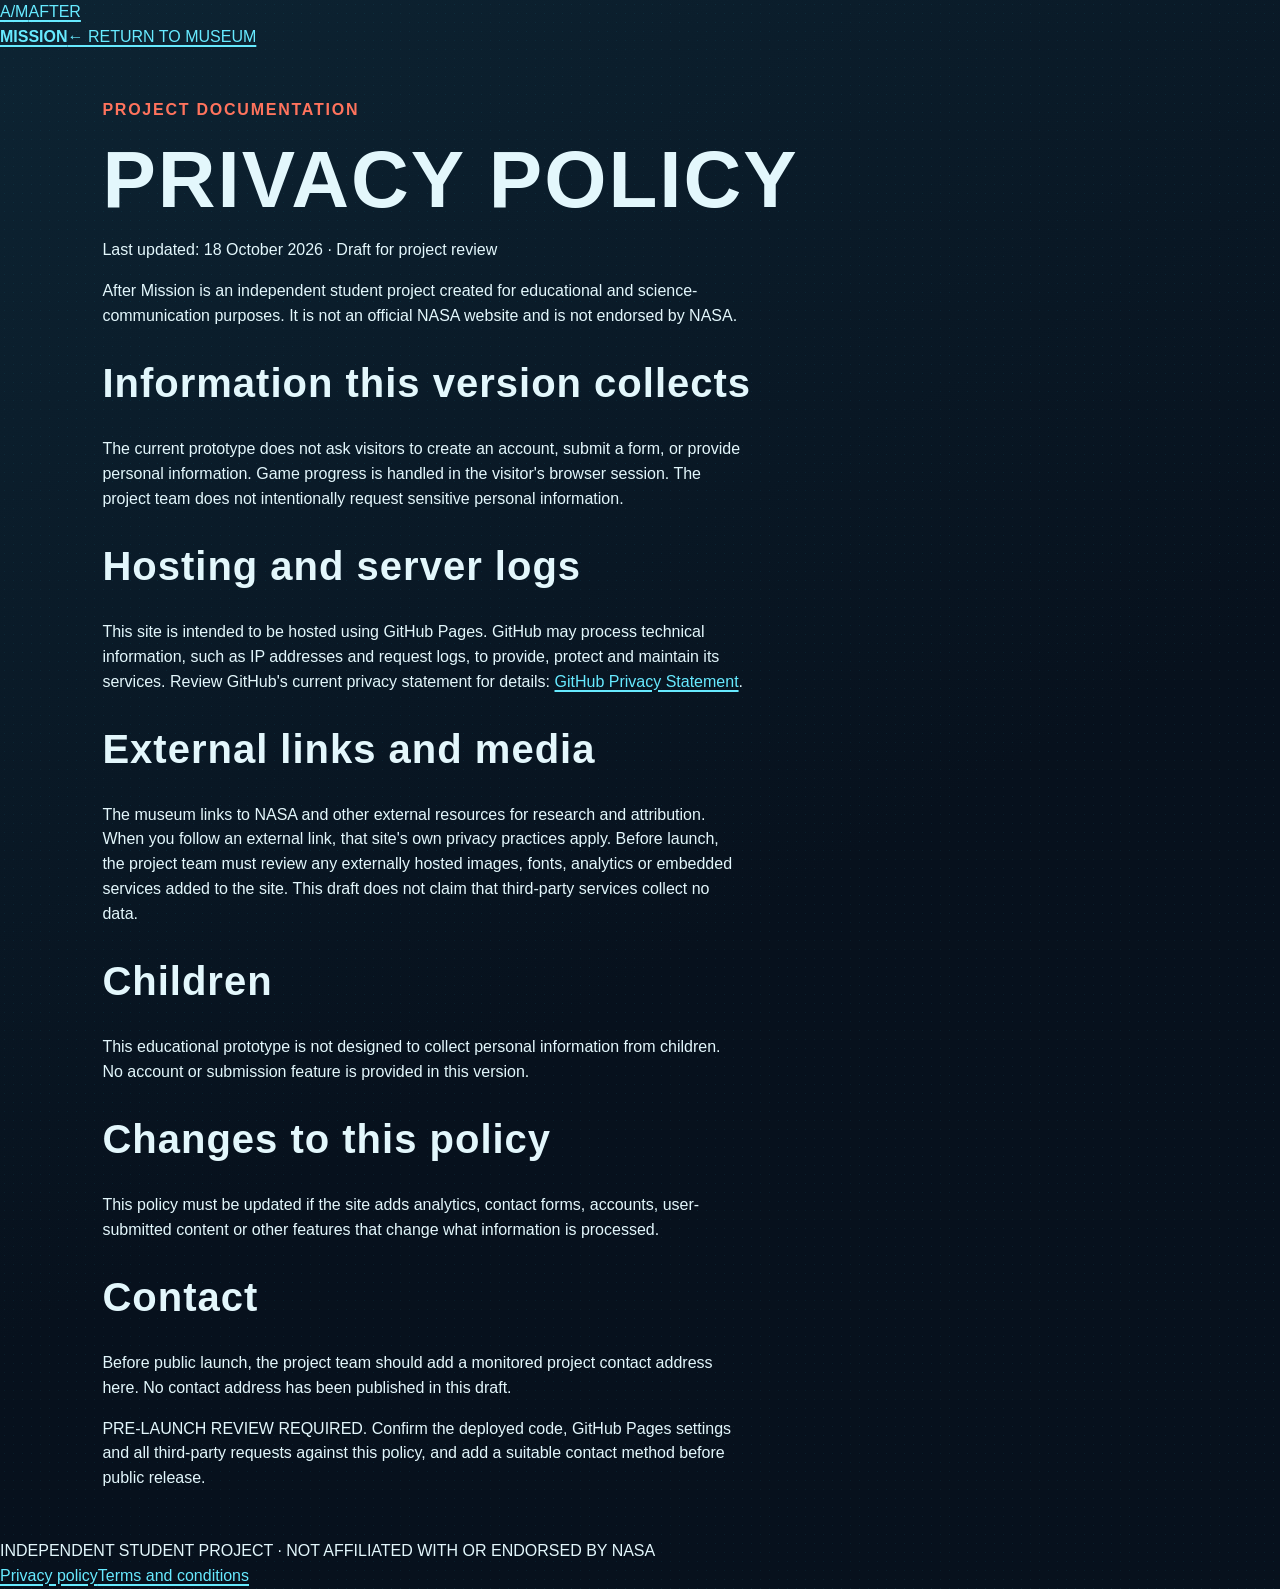
<file: privacy.html>
<!doctype html>
<html lang="en">
<head><meta charset="utf-8"><meta name="viewport" content="width=device-width, initial-scale=1"><meta name="robots" content="noindex"><title>Privacy Policy | After Mission</title><link rel="stylesheet" href="styles.css"></head>
<body><header class="site-header"><a class="wordmark" href="./"><span class="wordmark-mark">A/M</span><span>AFTER<br><b>MISSION</b></span></a><a class="text-button" href="./">← RETURN TO MUSEUM</a></header>
<main class="legal-page"><p class="eyebrow">PROJECT DOCUMENTATION</p><h1>Privacy policy</h1><p class="legal-updated">Last updated: 18 October 2026 · Draft for project review</p>
<p>After Mission is an independent student project created for educational and science-communication purposes. It is not an official NASA website and is not endorsed by NASA.</p>
<h2>Information this version collects</h2><p>The current prototype does not ask visitors to create an account, submit a form, or provide personal information. Game progress is handled in the visitor's browser session. The project team does not intentionally request sensitive personal information.</p>
<h2>Hosting and server logs</h2><p>This site is intended to be hosted using GitHub Pages. GitHub may process technical information, such as IP addresses and request logs, to provide, protect and maintain its services. Review GitHub's current privacy statement for details: <a href="https://docs.github.com/en/site-policy/privacy-policies/github-privacy-statement" target="_blank" rel="noopener noreferrer">GitHub Privacy Statement</a>.</p>
<h2>External links and media</h2><p>The museum links to NASA and other external resources for research and attribution. When you follow an external link, that site's own privacy practices apply. Before launch, the project team must review any externally hosted images, fonts, analytics or embedded services added to the site. This draft does not claim that third-party services collect no data.</p>
<h2>Children</h2><p>This educational prototype is not designed to collect personal information from children. No account or submission feature is provided in this version.</p>
<h2>Changes to this policy</h2><p>This policy must be updated if the site adds analytics, contact forms, accounts, user-submitted content or other features that change what information is processed.</p>
<h2>Contact</h2><p>Before public launch, the project team should add a monitored project contact address here. No contact address has been published in this draft.</p>
<p class="legal-warning">PRE-LAUNCH REVIEW REQUIRED. Confirm the deployed code, GitHub Pages settings and all third-party requests against this policy, and add a suitable contact method before public release.</p></main>
<footer class="site-footer"><span>INDEPENDENT STUDENT PROJECT · NOT AFFILIATED WITH OR ENDORSED BY NASA</span><nav><a href="privacy.html">Privacy policy</a><a href="terms.html">Terms and conditions</a></nav></footer></body></html>
</file>
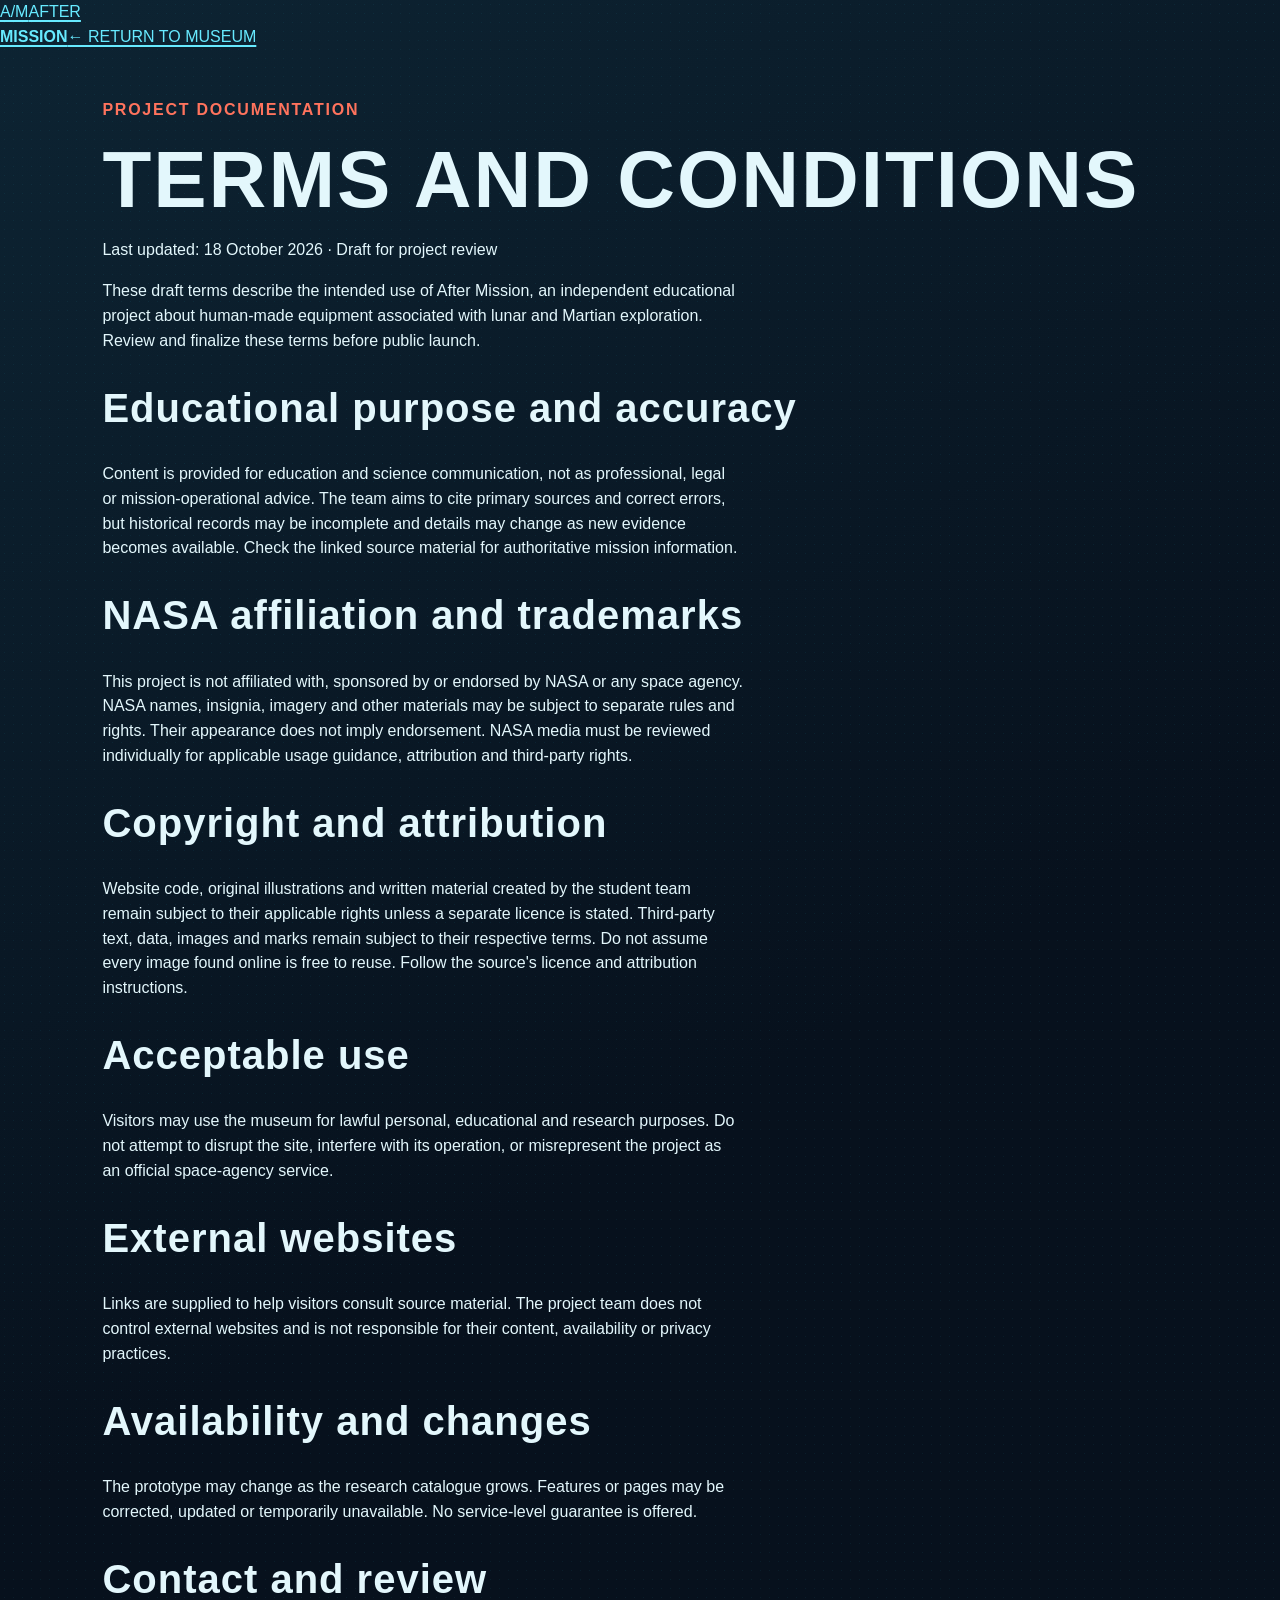
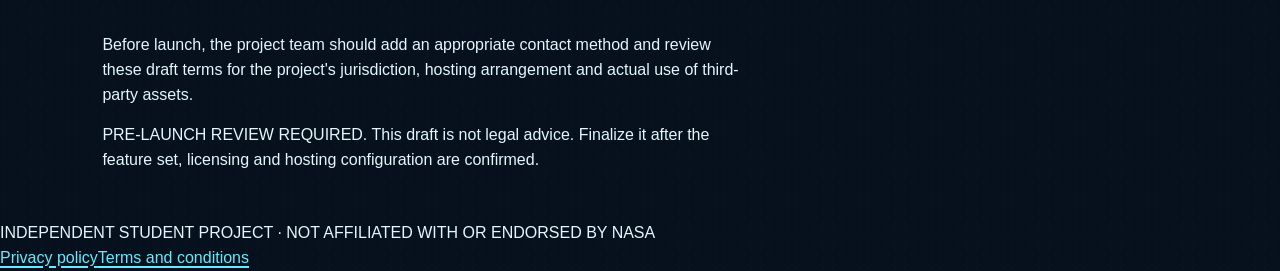
<file: terms.html>
<!doctype html>
<html lang="en">
<head><meta charset="utf-8"><meta name="viewport" content="width=device-width, initial-scale=1"><meta name="robots" content="noindex"><title>Terms and Conditions | After Mission</title><link rel="stylesheet" href="styles.css"></head>
<body><header class="site-header"><a class="wordmark" href="./"><span class="wordmark-mark">A/M</span><span>AFTER<br><b>MISSION</b></span></a><a class="text-button" href="./">← RETURN TO MUSEUM</a></header>
<main class="legal-page"><p class="eyebrow">PROJECT DOCUMENTATION</p><h1>Terms and conditions</h1><p class="legal-updated">Last updated: 18 October 2026 · Draft for project review</p>
<p>These draft terms describe the intended use of After Mission, an independent educational project about human-made equipment associated with lunar and Martian exploration. Review and finalize these terms before public launch.</p>
<h2>Educational purpose and accuracy</h2><p>Content is provided for education and science communication, not as professional, legal or mission-operational advice. The team aims to cite primary sources and correct errors, but historical records may be incomplete and details may change as new evidence becomes available. Check the linked source material for authoritative mission information.</p>
<h2>NASA affiliation and trademarks</h2><p>This project is not affiliated with, sponsored by or endorsed by NASA or any space agency. NASA names, insignia, imagery and other materials may be subject to separate rules and rights. Their appearance does not imply endorsement. NASA media must be reviewed individually for applicable usage guidance, attribution and third-party rights.</p>
<h2>Copyright and attribution</h2><p>Website code, original illustrations and written material created by the student team remain subject to their applicable rights unless a separate licence is stated. Third-party text, data, images and marks remain subject to their respective terms. Do not assume every image found online is free to reuse. Follow the source's licence and attribution instructions.</p>
<h2>Acceptable use</h2><p>Visitors may use the museum for lawful personal, educational and research purposes. Do not attempt to disrupt the site, interfere with its operation, or misrepresent the project as an official space-agency service.</p>
<h2>External websites</h2><p>Links are supplied to help visitors consult source material. The project team does not control external websites and is not responsible for their content, availability or privacy practices.</p>
<h2>Availability and changes</h2><p>The prototype may change as the research catalogue grows. Features or pages may be corrected, updated or temporarily unavailable. No service-level guarantee is offered.</p>
<h2>Contact and review</h2><p>Before launch, the project team should add an appropriate contact method and review these draft terms for the project's jurisdiction, hosting arrangement and actual use of third-party assets.</p>
<p class="legal-warning">PRE-LAUNCH REVIEW REQUIRED. This draft is not legal advice. Finalize it after the feature set, licensing and hosting configuration are confirmed.</p></main>
<footer class="site-footer"><span>INDEPENDENT STUDENT PROJECT · NOT AFFILIATED WITH OR ENDORSED BY NASA</span><nav><a href="privacy.html">Privacy policy</a><a href="terms.html">Terms and conditions</a></nav></footer></body></html>
</file>
<file: styles.css>
:root {
  color-scheme: light;
  --navy: #07111d;
  --navy-2: #112a3b;
  --red: #ff735d;
  --yellow: #ffc857;
  --cream: #081623;
  --paper: #f5e7c8;
  --ink: #020810;
  --muted: #9bb9c8;
  --line: 1px solid #34738a;
  --shadow: 0 12px 34px #0008, inset 0 1px #ffffff10;
  font-family: "Comic Neue", "Comic Sans MS", "Trebuchet MS", sans-serif;
  background: var(--cream);
  color: #e3f7fc;
}
* { box-sizing: border-box; }
html { scroll-behavior: smooth; }
body {
  margin: 0;
  min-width: 320px;
  background-color: var(--cream);
  background-image: radial-gradient(#31cbe611 .7px, transparent .8px), linear-gradient(150deg,#0d2433,#07111d 58%);
  background-size: 9px 9px, auto;
  line-height: 1.55;
}
a { color: #67eaff; text-decoration-thickness: 2px; text-underline-offset: 3px; }
a:hover { color: #ffd166; }
button, input, select { font: inherit; }
button, .button {
  border: 1px solid #ffc857; border-radius: .55rem; background: linear-gradient(180deg,#ffdc83,#ffb43d); color: #16120b;
  font-weight: 900; padding: .65rem .95rem; box-shadow: 0 4px 0 #8b4d1f, 0 0 18px #ffc85722; cursor: pointer;
}
button:hover, .button:hover { transform: translate(-1px,-1px); box-shadow: 4px 4px 0 var(--ink); }
button:active, .button:active { transform: translate(2px,2px); box-shadow: 1px 1px 0 var(--ink); }
:focus-visible { outline: 4px solid #2261c9; outline-offset: 3px; }
.skip-link { position: fixed; top: -5rem; left: .5rem; z-index: 20; background: white; padding: .7rem; }
.skip-link:focus { top: .5rem; }
#site-header { position: sticky; top: 0; z-index: 5; background: #06111dea; color: white; border-bottom: 1px solid #25dff766; box-shadow: 0 8px 28px #0006; backdrop-filter: blur(14px); }
.topbar { max-width: 1180px; margin: auto; padding: .7rem 1rem; display: flex; align-items: center; gap: 1rem; justify-content: space-between; flex-wrap: wrap; }
.brand { color: white; font-family: Impact, Haettenschweiler, "Arial Narrow Bold", sans-serif; letter-spacing: .1em; font-size: 1.2rem; text-decoration: none; text-shadow: 0 0 16px #4be7ff88; }
.nav-links { display: flex; align-items: center; gap: .35rem; flex-wrap: wrap; }
.nav-links a { color: white; text-decoration: none; padding: .32rem .52rem; border: 1px solid transparent; border-radius: .35rem; font-size: .92rem; }
.nav-links a:hover, .nav-links a[aria-current="page"] { border-color: #48e6ff88; background: #1ae1ff16; box-shadow: inset 0 0 14px #34e3ff13; }
.sound-toggle { padding: .35rem .6rem; font-size: .84rem; background: #122b3c; border-color: #42dfff88; color: #c9f7ff; box-shadow: inset 0 0 12px #31dfff14; }
main { max-width: 1120px; margin: auto; padding: 1.1rem; min-height: 70vh; }
.page-heading { display: flex; flex-direction: column; gap: .6rem; margin: .7rem 0 1.4rem; }
.page-heading .eyebrow::before { content: "●"; color: #55ffb4; margin-right: .5rem; text-shadow: 0 0 12px #55ffb4; }
h1, h2, h3, .comic-title { font-family: Impact, Haettenschweiler, "Arial Narrow Bold", sans-serif; letter-spacing: .025em; line-height: 1.05; }
h1 { font-size: clamp(2.4rem, 8vw, 5rem); margin: 0; text-transform: uppercase; }
h2 { font-size: clamp(1.6rem, 4vw, 2.5rem); }
h3 { font-size: 1.45rem; }
p { max-width: 72ch; }
.eyebrow { font-weight: 900; color: var(--red); text-transform: uppercase; letter-spacing: .11em; }
.hero { position: relative; overflow: hidden; color: white; background: linear-gradient(130deg,#0d2b3b,#06111d 62%,#142237); border: 1px solid #45dffb99; border-radius: 1rem; padding: clamp(1.2rem, 5vw, 3.8rem); box-shadow: 0 0 0 1px #0e3342, 0 20px 60px #0009, inset 0 0 44px #13daf71a; isolation: isolate; }
.hero::before { content: ""; position: absolute; z-index: -1; inset: 0 0 0 52%; opacity: .52; background: radial-gradient(var(--yellow) 1.1px, transparent 1.2px); background-size: 8px 8px; transform: skew(-10deg); }
.hero::after { content: "✦"; position: absolute; right: 9%; top: 10%; color: var(--yellow); font-size: clamp(4rem, 13vw, 9rem); transform: rotate(13deg); text-shadow: 3px 3px var(--red); }
.hero h1 { position: relative; max-width: 760px; color: #d9faff; text-shadow: 0 0 26px #36dcff66; }
.hero p { position: relative; font-size: 1.15rem; max-width: 55ch; }
.sfx { display: inline-block; font-family: Impact, sans-serif; color: var(--red); background: var(--yellow); border: 3px solid var(--ink); padding: .15rem .6rem; transform: rotate(-7deg); box-shadow: 3px 3px var(--ink); }
.panel-grid { display: grid; gap: 1rem; margin: 1.4rem 0; }
.panel { position: relative; border: var(--line); border-radius: .8rem; background: linear-gradient(145deg,#122c3a,#0a1c2a); color: #e3f7fc; padding: 1.1rem; box-shadow: var(--shadow); overflow: hidden; }
.panel::after { content: ""; position: absolute; width: 90px; height: 90px; top: -38px; right: -35px; border-radius: 50%; background: radial-gradient(var(--red) .8px, transparent 1px); background-size: 6px 6px; opacity: .2; pointer-events: none; }
.panel:nth-child(3n+1) { transform: rotate(-.5deg); }
.panel:nth-child(3n+2) { transform: rotate(.45deg); }
.panel-link { display: block; color: inherit; text-decoration: none; min-height: 155px; }
.panel-link:hover h2 { color: var(--red); }
.panel-link h2 { margin-top: .25rem; }
.comic-caption { display: inline-block; color: #07111d; background: var(--yellow); border: 1px solid #ffe29b; border-radius: 99px; padding: .22rem .65rem; font-weight: 900; text-transform: uppercase; font-size: .72rem; letter-spacing: .08em; }
.issue-card { margin: 1.15rem 0; }
.issue-card:not(.panel-visible) { opacity: 0; transform: translateY(18px) rotate(-.4deg); }
.issue-card.panel-visible { animation: panel-pop .42s cubic-bezier(.2,.8,.2,1) both; }
@keyframes panel-pop { from { opacity: 0; transform: translateY(18px) rotate(-.4deg) scale(.98); } to { opacity: 1; transform: translateY(0) rotate(0) scale(1); } }
.issue-card h2 { margin: .55rem 0; }
.speech { position: relative; max-width: 70ch; padding: .8rem 1rem; margin: .8rem 0 1rem; color: #09202b; background: #e9fbff; border: 1px solid #5ce7ff; border-radius: 1.2rem; box-shadow: 0 0 20px #31dfff24; }
.issue-card.panel-visible .speech { animation: bubble-type .7s steps(18, end) both; }
@keyframes bubble-type { from { clip-path: inset(0 100% 0 0); } to { clip-path: inset(0 0 0 0); } }
.speech::after { content: ""; position: absolute; width: 14px; height: 14px; bottom: -9px; left: 23px; background: white; border-right: 2px solid var(--ink); border-bottom: 2px solid var(--ink); transform: rotate(45deg); }
.fact-line { display: flex; align-items: flex-start; gap: .5rem; flex-wrap: wrap; }
.fact-tag { font-size: .75rem; white-space: nowrap; font-weight: 900; border: 1px solid #ffc857; border-radius: 99px; padding: .1rem .48rem; background: #ffc857; text-decoration: none; color: #101721; }
.fact-tag:hover { background: #fff; color: var(--red); }
.source-links { font-size: .9rem; }
.source-links ul { padding-left: 1.2rem; }
.timeline { display: grid; gap: .75rem; border-left: 2px solid #42dff4; padding-left: 1rem; margin: 1rem 0 1.5rem; }
.timeline .panel { margin: .1rem 0; }
.callout { color: #101721; background: linear-gradient(145deg,#ffdc83,#ffbe4e); border: 1px solid #fff0bd; box-shadow: 0 12px 32px #0005; padding: 1rem; border-radius: .6rem; }
.hint { display: inline-block; color: #dffaff; background: #102839; border: 1px dashed #50ddf6; padding: .45rem .65rem; border-radius: .5rem; }
#site-footer { margin-top: 2rem; color: white; background: #050d16; border-top: 1px solid #30dff377; padding: 1.2rem; }
.footer-inner { max-width: 1120px; margin: auto; }
.footer-links { display: flex; flex-wrap: wrap; gap: .8rem; }
.footer-links a { color: var(--yellow); }
.collectible-lane { display: flex; align-items: center; min-height: 52px; padding: .2rem .7rem; grid-column: 1 / -1; }
.collectible-lane.lane-left { justify-content: flex-start; }
.collectible-lane.lane-right { justify-content: flex-end; }
.collectible-orb { width: 42px; height: 42px; display: grid; place-items: center; padding: 0; border: 1px solid #e9fcff; border-radius: 50%; color: #07111d; background: radial-gradient(circle at 30% 25%,#fff 0 5%,transparent 7%),var(--orb); box-shadow: 0 0 10px var(--orb),0 0 22px #39dcff55; font-size: 1.6rem; animation: orb-arrive .42s cubic-bezier(.2,.8,.2,1), orb-float 2.2s ease-in-out infinite alternate; }
.collectible-orb:hover,.collectible-orb.orb-hint { transform: scale(1.18); }
.collectible-orb.collected { animation: pop .22s ease-out forwards; }
@keyframes orb-arrive { from { opacity: 0; scale: .2; } to { opacity: 1; scale: 1; } }
@keyframes orb-float { to { translate: 0 -7px; } }
@keyframes pop { 50%{transform:scale(1.8);opacity:.6} }
.album-grid { display: grid; gap: .8rem; grid-template-columns: repeat(auto-fit,minmax(145px,1fr)); margin: 1.25rem 0; }
.planet-card { min-height: 220px; background: linear-gradient(145deg,#122b39,#0a1a27); color: #e0f6fc; border: var(--line); border-radius: .7rem; padding: .8rem; box-shadow: var(--shadow); }
.planet-orb { width: 58px; height: 58px; border-radius: 50%; margin: .2rem auto .8rem; border: 2px solid var(--ink); background: radial-gradient(circle at 32% 28%,#fff8 0 3%,transparent 4%),var(--orb,#b56b52); box-shadow: inset -8px -9px 10px #0005, 2px 2px 0 #000; }
.planet-card h3 { text-align: center; margin: .3rem 0; }
.planet-card p { font-size: .86rem; margin: .35rem 0; }
.planet-card.locked { background: #0c1b25; color: #8ba2ad; filter: grayscale(1); }
.progress-track { height: 1.2rem; background: #07111d; border: 1px solid #4adbf4; border-radius: 20px; overflow: hidden; }
.progress-fill { display: block; height: 100%; background: var(--yellow); transition: width .35s ease; }
.certificate { display: none; color: #111827; background: #fff8e8; border: 7px double var(--red); text-align: center; padding: 2rem; margin: 1rem auto; max-width: 700px; }
.certificate.visible { display: block; }
.certificate-controls { display: grid; gap: .45rem; max-width: 420px; margin: 1rem auto; }
.certificate-controls label { color: var(--cyan); font-weight: 800; }
.certificate-controls input { min-height: 44px; padding: .65rem .8rem; border: 2px solid var(--cyan); border-radius: .4rem; background: #0b1c28; color: var(--white); font: inherit; }
.certificate-controls p { margin: 0; color: var(--muted); font-size: .9rem; }
.almanac { color: #211b12; background: var(--paper); border: 7px double #50381e; padding: 1rem; font-family: Georgia, "Times New Roman", serif; box-shadow: 5px 6px 0 #654b2d; }
.almanac h1,.almanac h2,.almanac h3 { font-family: Georgia, "Times New Roman", serif; }
.almanac a { color: #164a63; }
.almanac a:hover { color: #972b1e; }
.almanac-tools { display: grid; gap: .6rem; margin: 1rem 0; }
.almanac-tools input,.almanac-tools select { min-height: 42px; padding: .45rem; border: 2px solid #50381e; background: #fff9e9; color: #211b12; }
.almanac-columns { display: grid; gap: 1rem; }
.source-entry { border-top: 2px solid #8b6a3c; padding: .8rem 0; scroll-margin-top: 6rem; overflow-wrap: anywhere; }
.source-entry h3 { margin: .1rem 0 .4rem; }
.fact-entry { border-top: 1px dashed #8b6a3c; padding: .65rem 0; scroll-margin-top: 6rem; }
.fact-entry p { margin: .3rem 0; }
.archive-note { font-size: .9rem; color: var(--muted); }
.archive-photo { margin: 1rem 0 1.5rem; padding: .6rem; color: #10202a; background: #e7f7fb; border: var(--line); box-shadow: var(--shadow); transform: rotate(-.35deg); }
.archive-photo img { display: block; width: 100%; max-height: 460px; object-fit: contain; background: #111a36; }
.archive-photo figcaption { padding: .55rem .2rem .1rem; font-size: .82rem; }
.game { background: linear-gradient(145deg,#102838,#07121e); color: #e3f7fc; border: 1px solid #3bcde9; border-radius: .9rem; padding: clamp(1rem,3vw,1.6rem); margin: 1rem 0; box-shadow: 0 0 0 1px #163c4b,0 18px 42px #0008,inset 0 0 36px #1cbddb0c; }
.game h2,.game h3 { color: var(--yellow); }
.game button { margin: .25rem; }
.game select { min-height: 42px; padding: .45rem; }
.answer { min-height: 2rem; font-weight: 900; }
.toast { position: fixed; z-index: 10; bottom: 1rem; right: 1rem; max-width: 280px; color: #101721; background: var(--yellow); border: 1px solid #fff0bd; border-radius: .6rem; padding: .7rem; box-shadow: var(--shadow); }
.hidden { display: none !important; }
.illustration-note { font-size: .78rem; color: var(--muted); font-style: italic; }
.sr-only { position: absolute; width: 1px; height: 1px; padding: 0; margin: -1px; overflow: hidden; clip: rect(0,0,0,0); white-space: nowrap; border: 0; }
.proof summary { display: inline-block; cursor: pointer; font-weight: 900; text-decoration: underline; }
.proof .source-links { color: #09202b; border: 1px dashed var(--navy); padding: .5rem; margin-top: .4rem; background: #e9fbff; }
.as-of { font-size: .9rem; }
.match-row { display: inline-block; margin: .4rem 0; }
.callout a { color: #153c69; }
.transmission-label { display: block; margin: 0 0 .3rem; color: #0c7285; font: 900 .68rem/1.2 ui-monospace,monospace; letter-spacing: .12em; text-transform: uppercase; }
.dispatch { display: grid; grid-template-columns: auto 1fr; gap: .75rem; align-items: center; margin: 1rem 0 1.5rem; padding: 1rem; border: 1px solid #46dffa66; border-radius: .7rem; background: linear-gradient(100deg,#10293a,#0a1a27); box-shadow: inset 0 0 30px #32ddf40d; }
.dispatch-mark { color: #55ffb4; font-size: 1.45rem; text-shadow: 0 0 14px #55ffb4; }
.dispatch p { margin: 0; }
.console-heading { display: flex; align-items: flex-start; justify-content: space-between; gap: 1rem; }
.console-heading h2 { margin: .35rem 0; }
.flight-readout { min-width: 94px; padding: .55rem .7rem; border: 1px solid #46dffa55; border-radius: .55rem; color: #75eeff; background: #04111b; text-align: right; box-shadow: inset 0 0 18px #19dcff13; font: 800 .66rem/1.4 ui-monospace,monospace; letter-spacing: .12em; }
.flight-readout strong { display: block; color: #ffcf57; font-size: 1.45rem; letter-spacing: .05em; }
#shooter-canvas { display: block; width: 100%; max-width: 720px; height: auto; margin: .8rem auto; border: 1px solid #38dff5; border-radius: .6rem; background: #07111d; box-shadow: inset 0 0 30px #36e5ff18,0 0 22px #28dfff18; outline-offset: 5px; }
.shooter-status { display: flex; justify-content: space-between; gap: .8rem; flex-wrap: wrap; margin: .5rem 0; color: #82edff; font: 800 .75rem/1.4 ui-monospace,monospace; letter-spacing: .07em; }
.shooter-controls { display: flex; align-items: center; flex-wrap: wrap; gap: .45rem; }
.shooter-controls button:disabled { opacity: .45; cursor: not-allowed; transform: none; }
.touch-controls { display: flex; gap: .35rem; margin-left: auto; }
.touch-controls button { min-width: 54px; min-height: 46px; touch-action: none; }
.collection-actions { display: flex; gap: .7rem; flex-wrap: wrap; margin: 1rem 0; }
.reset-collection { color: #e2f9ff; background: #10293a; border-color: #55dff5; box-shadow: inset 0 0 14px #24dff512; }
.arcade-note { padding: .8rem; border-left: 2px solid #ffca58; background: #ffffff08; }
.page-turn main { animation: page-turn-in .32s ease both; transform-origin: left center; }
@keyframes page-turn-in { from { opacity: .4; transform: perspective(900px) rotateY(-6deg); } to { opacity: 1; transform: perspective(900px) rotateY(0); } }
@media (min-width: 700px) {
  main { padding: 2rem 1.4rem; }
  .panel-grid { grid-template-columns: repeat(3,1fr); }
  .almanac-tools { grid-template-columns: 2fr 1fr 1fr; }
  .almanac-columns { grid-template-columns: 1fr 1fr; }
  .timeline { grid-template-columns: repeat(2,1fr); }
}
@media (prefers-reduced-motion: reduce) {
  *,*::before,*::after { scroll-behavior: auto !important; animation-duration: .01ms !important; animation-iteration-count: 1 !important; transition-duration: .01ms !important; }
}
@media print {
  #site-header,#site-footer,.skip-link,button,.no-print { display: none !important; }
  body { background: white; }
  main { max-width: none; padding: 0; }
  .certificate.visible { display: block; page-break-inside: avoid; }
}
</file>
